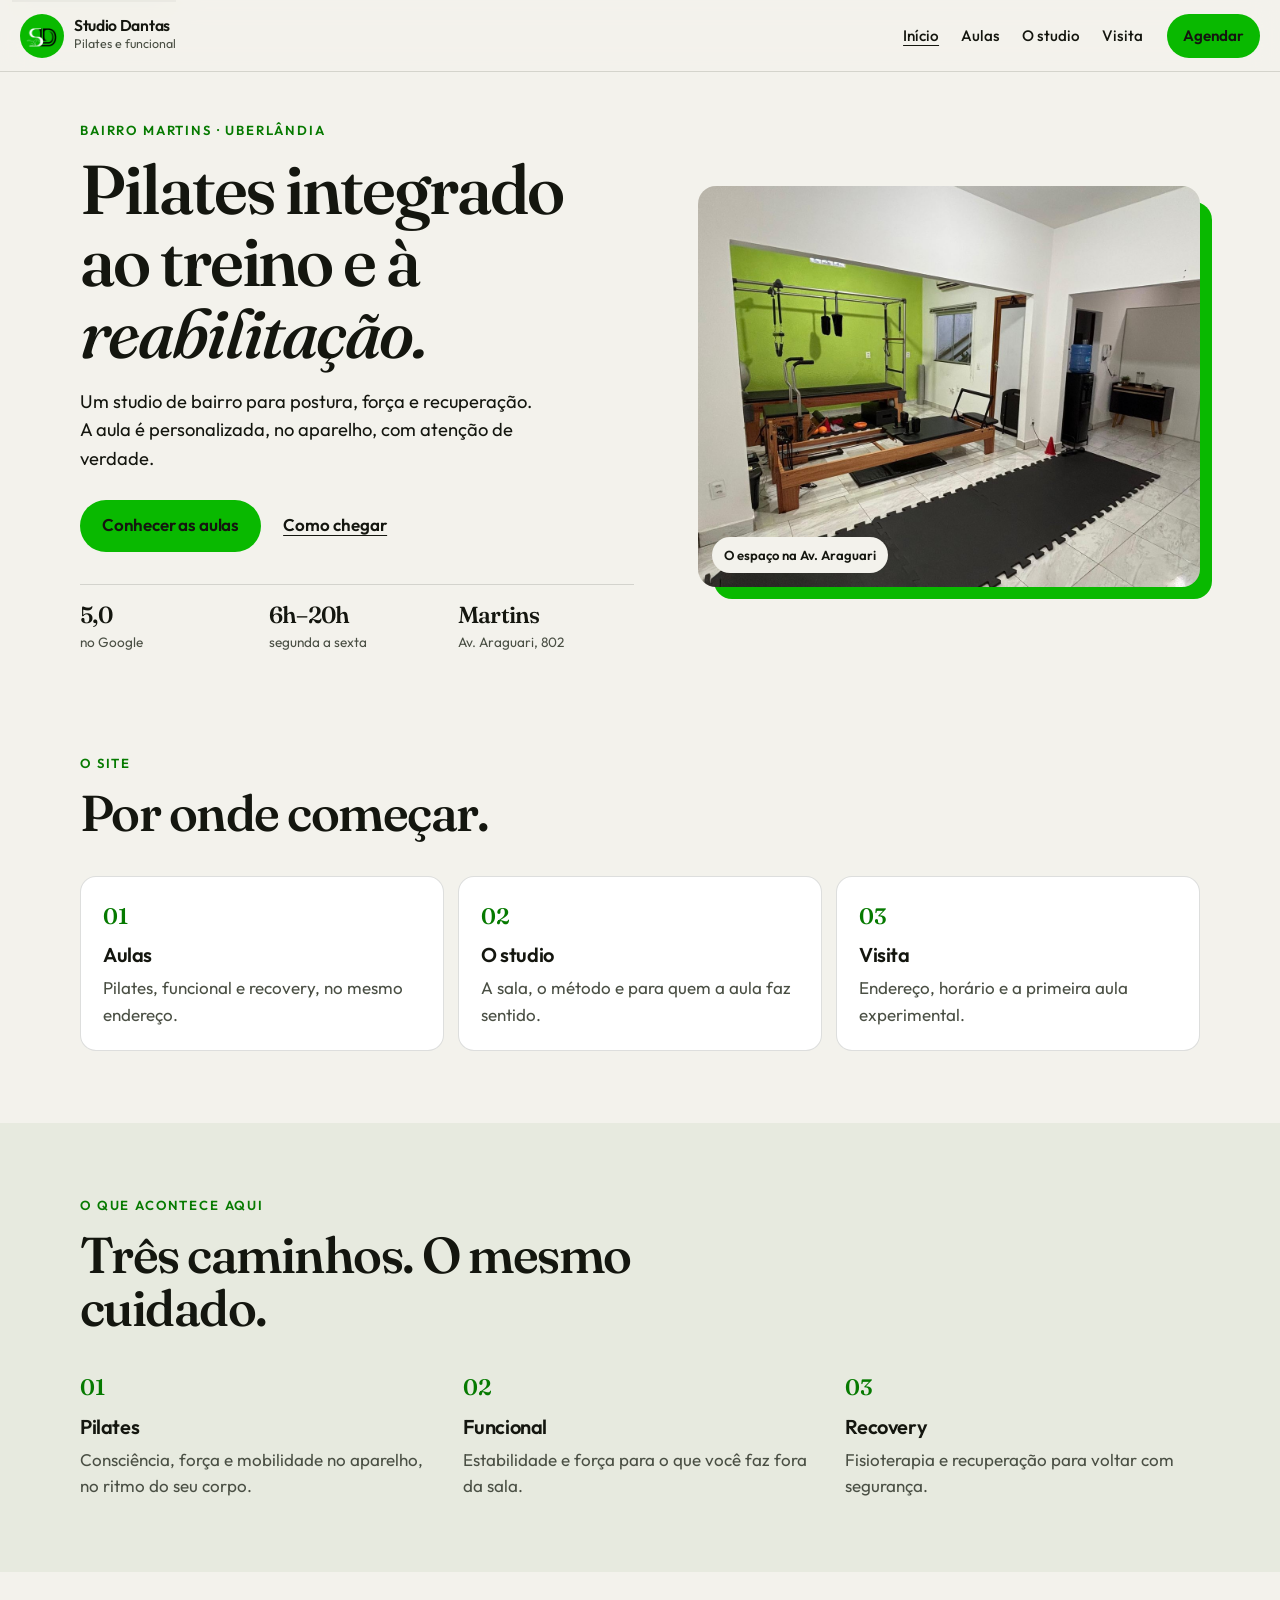
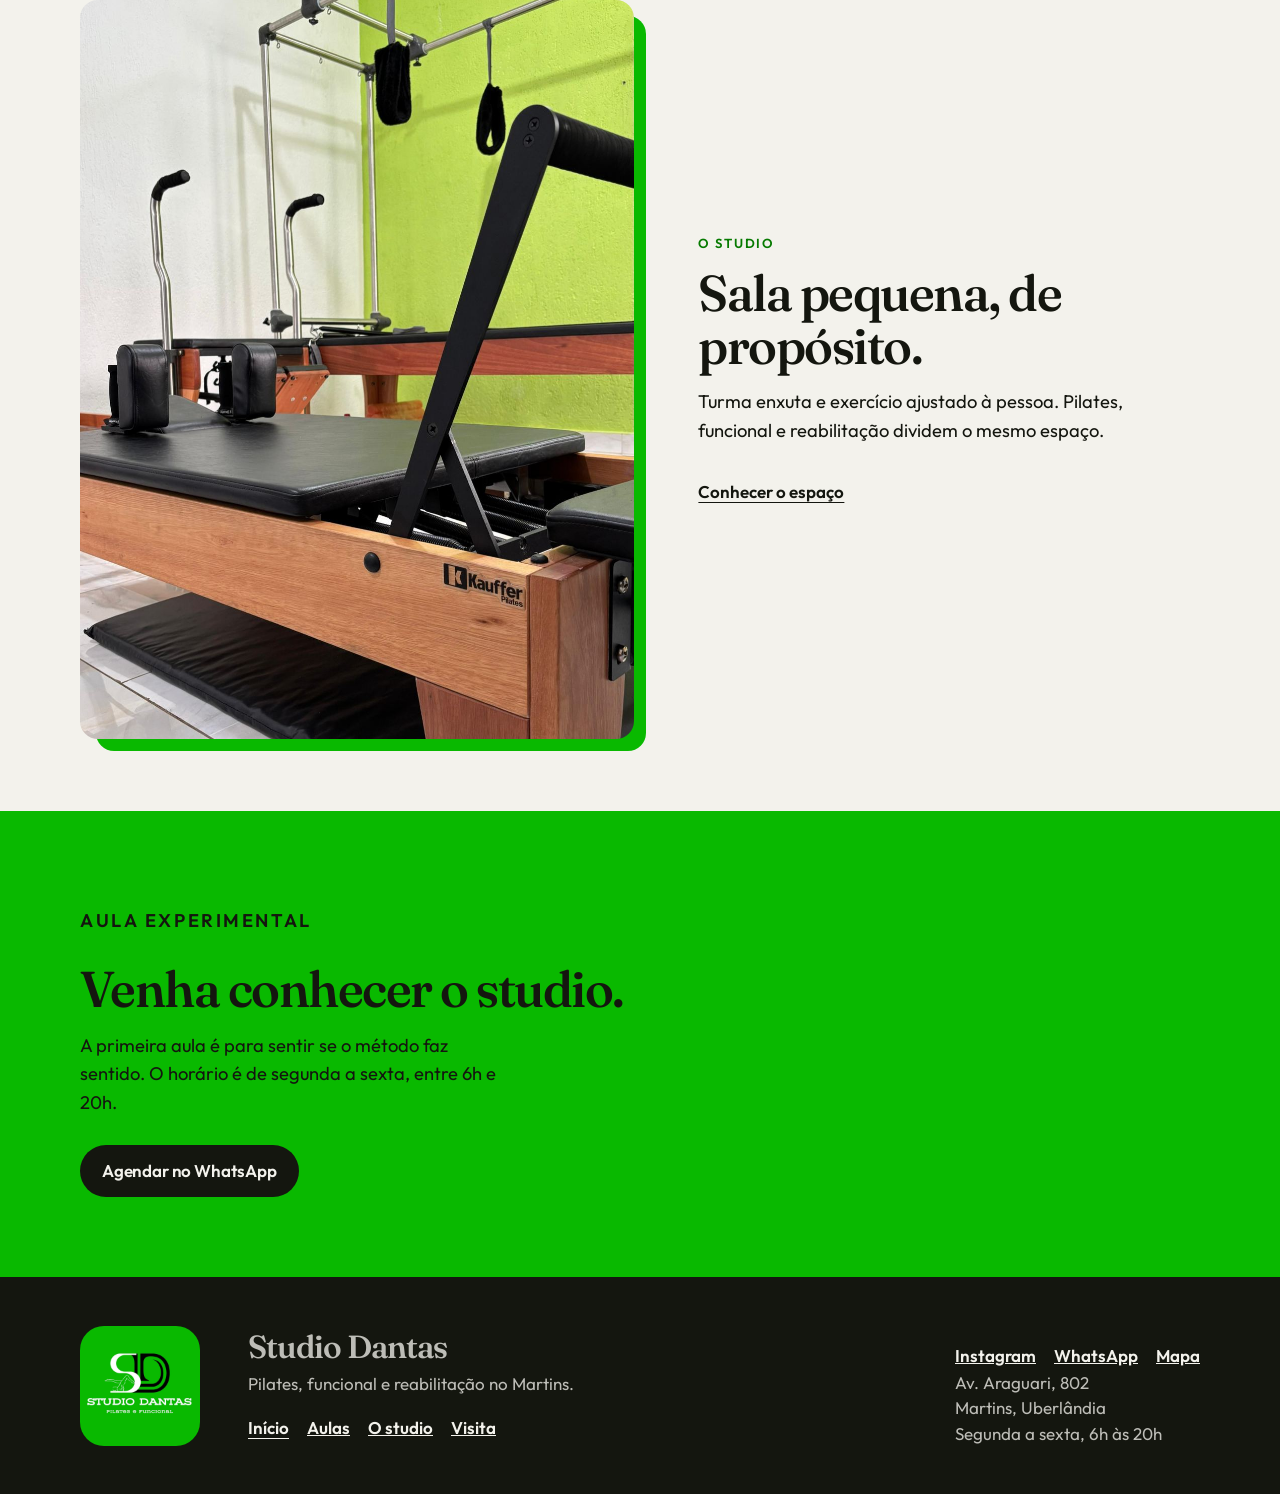
<file: index.html>
<!DOCTYPE html>
<html lang="pt-BR">
  <head>
    <meta charset="utf-8" />
    <meta name="viewport" content="width=device-width, initial-scale=1" />
    <title>Studio Dantas · Pilates, funcional e reabilitação em Uberlândia</title>
    <meta
      name="description"
      content="Site do Studio Dantas, no bairro Martins, em Uberlândia. Pilates, funcional e reabilitação na Av. Araguari, 802."
    />
    <meta name="theme-color" content="#09b900" />
    <link rel="icon" href="assets/mark.png" />
    <link rel="preconnect" href="https://fonts.googleapis.com" />
    <link rel="preconnect" href="https://fonts.gstatic.com" crossorigin />
    <link
      href="https://fonts.googleapis.com/css2?family=Fraunces:ital,opsz,wght@0,9..144,560;1,9..144,520&family=Outfit:wght@400;500;600&display=swap"
      rel="stylesheet"
    />
    <link rel="stylesheet" href="styles.css" />
  </head>
  <body>
    <a class="skip" href="#conteudo">Ir para o conteúdo</a>

    <header class="header">
      <a class="brand" href="index.html">
        <img src="assets/mark.png" alt="" width="44" height="44" />
        <span>
          <strong>Studio Dantas</strong>
          <small>Pilates e funcional</small>
        </span>
      </a>
      <button class="menu-toggle" type="button" aria-expanded="false" aria-controls="menu">Menu</button>
      <nav class="nav" id="menu" aria-label="Páginas">
        <a href="index.html" aria-current="page">Início</a>
        <a href="aulas.html">Aulas</a>
        <a href="studio.html">O studio</a>
        <a href="visita.html">Visita</a>
      </nav>
      <a class="btn btn-small" href="https://wa.me/5534988850385?text=Ol%C3%A1%2C%20quero%20agendar%20uma%20aula%20experimental." target="_blank" rel="noopener noreferrer">Agendar</a>
    </header>

    <main id="conteudo">
      <section class="hero" id="topo">
        <div class="wrap hero-grid">
          <div class="hero-copy">
            <p class="eyebrow">Bairro Martins · Uberlândia</p>
            <h1>Pilates integrado ao treino e à <em>reabilitação.</em></h1>
            <p class="lede">
              Um studio de bairro para postura, força e recuperação. A aula é
              personalizada, no aparelho, com atenção de verdade.
            </p>
            <div class="hero-actions">
              <a class="btn" href="aulas.html">Conhecer as aulas</a>
              <a class="text-link" href="visita.html">Como chegar</a>
            </div>
            <ul class="facts">
              <li><strong>5,0</strong><span>no Google</span></li>
              <li><strong>6h–20h</strong><span>segunda a sexta</span></li>
              <li><strong>Martins</strong><span>Av. Araguari, 802</span></li>
            </ul>
          </div>
          <figure class="frame">
            <img
              src="assets/studio.jpg"
              width="1800"
              height="1012"
              alt="Sala do Studio Dantas, com aparelhos de pilates e a parede verde."
            />
            <figcaption>O espaço na Av. Araguari</figcaption>
          </figure>
        </div>
      </section>

      <section class="directory-section" aria-labelledby="mapa-titulo">
        <div class="wrap">
          <div class="section-intro">
            <p class="eyebrow">O site</p>
            <h2 id="mapa-titulo">Por onde começar.</h2>
          </div>
          <div class="directory">
            <a href="aulas.html">
              <span>01</span>
              <h3>Aulas</h3>
              <p>Pilates, funcional e recovery, no mesmo endereço.</p>
            </a>
            <a href="studio.html">
              <span>02</span>
              <h3>O studio</h3>
              <p>A sala, o método e para quem a aula faz sentido.</p>
            </a>
            <a href="visita.html">
              <span>03</span>
              <h3>Visita</h3>
              <p>Endereço, horário e a primeira aula experimental.</p>
            </a>
          </div>
        </div>
      </section>

      <section class="aulas" aria-labelledby="aulas-titulo">
        <div class="wrap">
          <div class="section-intro">
            <p class="eyebrow">O que acontece aqui</p>
            <h2 id="aulas-titulo">Três caminhos. O mesmo cuidado.</h2>
          </div>
          <div class="services">
            <a class="service-link" href="aulas.html#pilates">
              <span>01</span>
              <h3>Pilates</h3>
              <p>Consciência, força e mobilidade no aparelho, no ritmo do seu corpo.</p>
            </a>
            <a class="service-link" href="aulas.html#funcional">
              <span>02</span>
              <h3>Funcional</h3>
              <p>Estabilidade e força para o que você faz fora da sala.</p>
            </a>
            <a class="service-link" href="aulas.html#recovery">
              <span>03</span>
              <h3>Recovery</h3>
              <p>Fisioterapia e recuperação para voltar com segurança.</p>
            </a>
          </div>
        </div>
      </section>

      <section class="estudio">
        <div class="wrap estudio-grid">
          <figure class="frame frame-portrait">
            <img
              src="assets/aparelho.jpg"
              width="1100"
              height="1487"
              alt="Reformer e cadillac de madeira do Studio Dantas, com a parede verde ao fundo."
            />
          </figure>
          <div>
            <p class="eyebrow">O studio</p>
            <h2>Sala pequena, de propósito.</h2>
            <p class="lede">
              Turma enxuta e exercício ajustado à pessoa. Pilates, funcional e
              reabilitação dividem o mesmo espaço.
            </p>
            <a class="text-link" href="studio.html">Conhecer o espaço</a>
          </div>
        </div>
      </section>

      <section class="finale" aria-labelledby="agendar-titulo">
        <div class="wrap finale-inner">
          <p class="eyebrow">Aula experimental</p>
          <h2 id="agendar-titulo">Venha conhecer o studio.</h2>
          <p>
            A primeira aula é para sentir se o método faz sentido. O horário é
            de segunda a sexta, entre 6h e 20h.
          </p>
          <a class="btn btn-ink" href="https://wa.me/5534988850385?text=Ol%C3%A1%2C%20quero%20agendar%20uma%20aula%20experimental." target="_blank" rel="noopener noreferrer">
            Agendar no WhatsApp
          </a>
        </div>
      </section>
    </main>

    <footer class="footer">
      <div class="wrap footer-grid">
        <img src="assets/logo.png" alt="Studio Dantas, pilates e funcional" width="148" height="148" />
        <div>
          <p class="footer-name">Studio Dantas</p>
          <p>Pilates, funcional e reabilitação no Martins.</p>
          <ul class="footer-links">
            <li><a href="index.html" aria-current="page">Início</a></li>
            <li><a href="aulas.html">Aulas</a></li>
            <li><a href="studio.html">O studio</a></li>
            <li><a href="visita.html">Visita</a></li>
          </ul>
        </div>
        <div>
          <ul class="footer-links">
            <li><a href="https://www.instagram.com/dantas_studioo/" target="_blank" rel="noopener noreferrer">Instagram</a></li>
            <li><a href="https://wa.me/5534988850385" target="_blank" rel="noopener noreferrer">WhatsApp</a></li>
            <li><a href="https://maps.app.goo.gl/SxbJnNwdB4iE2JJw9" target="_blank" rel="noopener noreferrer">Mapa</a></li>
          </ul>
          <p class="footer-address">
            Av. Araguari, 802<br />
            Martins, Uberlândia<br />
            Segunda a sexta, 6h às 20h
          </p>
        </div>
      </div>
    </footer>
    <script src="site.js"></script>
  </body>
</html>
</file>
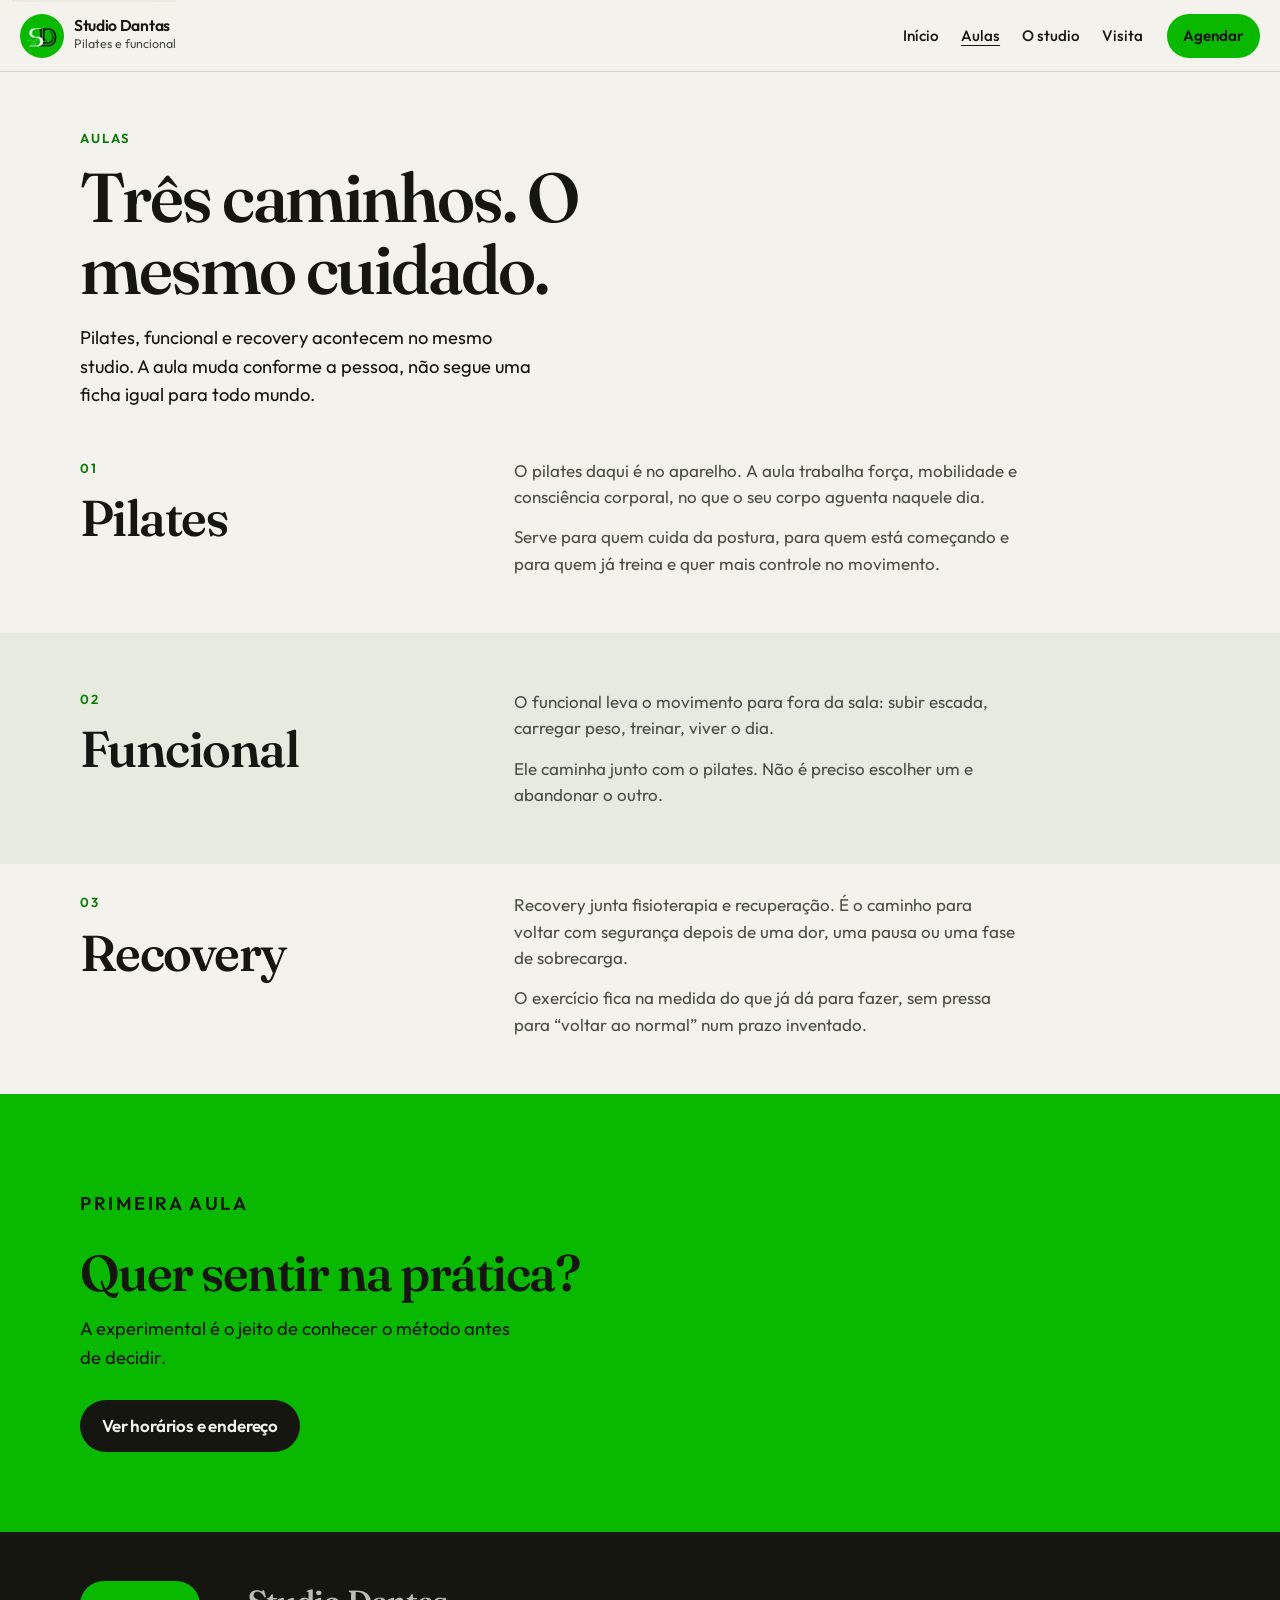
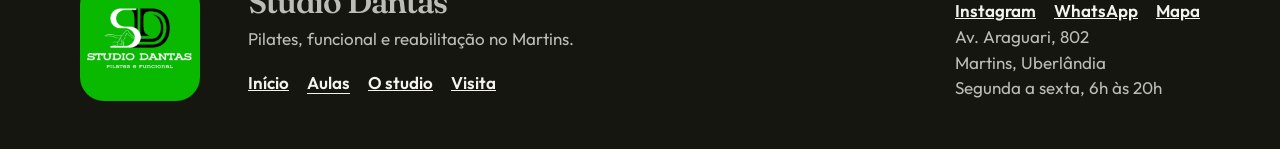
<file: aulas.html>
<!DOCTYPE html>
<html lang="pt-BR">
  <head>
    <meta charset="utf-8" />
    <meta name="viewport" content="width=device-width, initial-scale=1" />
    <title>Aulas · Studio Dantas</title>
    <meta
      name="description"
      content="Pilates, treinamento funcional e recovery no Studio Dantas, no bairro Martins, em Uberlândia."
    />
    <meta name="theme-color" content="#09b900" />
    <link rel="icon" href="assets/mark.png" />
    <link rel="preconnect" href="https://fonts.googleapis.com" />
    <link rel="preconnect" href="https://fonts.gstatic.com" crossorigin />
    <link
      href="https://fonts.googleapis.com/css2?family=Fraunces:ital,opsz,wght@0,9..144,560;1,9..144,520&family=Outfit:wght@400;500;600&display=swap"
      rel="stylesheet"
    />
    <link rel="stylesheet" href="styles.css" />
  </head>
  <body>
    <a class="skip" href="#conteudo">Ir para o conteúdo</a>
    <header class="header">
      <a class="brand" href="index.html">
        <img src="assets/mark.png" alt="" width="44" height="44" />
        <span>
          <strong>Studio Dantas</strong>
          <small>Pilates e funcional</small>
        </span>
      </a>
      <button class="menu-toggle" type="button" aria-expanded="false" aria-controls="menu">Menu</button>
      <nav class="nav" id="menu" aria-label="Páginas">
        <a href="index.html">Início</a>
        <a href="aulas.html" aria-current="page">Aulas</a>
        <a href="studio.html">O studio</a>
        <a href="visita.html">Visita</a>
      </nav>
      <a class="btn btn-small" href="https://wa.me/5534988850385?text=Ol%C3%A1%2C%20quero%20agendar%20uma%20aula%20experimental." target="_blank" rel="noopener noreferrer">Agendar</a>
    </header>

    <main id="conteudo">
      <section class="page-hero">
        <div class="wrap">
          <p class="eyebrow">Aulas</p>
          <h1>Três caminhos. O mesmo cuidado.</h1>
          <p class="lede">
            Pilates, funcional e recovery acontecem no mesmo studio. A aula
            muda conforme a pessoa, não segue uma ficha igual para todo mundo.
          </p>
        </div>
      </section>

      <section class="detail" id="pilates">
        <div class="wrap detail-grid">
          <div>
            <p class="eyebrow">01</p>
            <h2>Pilates</h2>
          </div>
          <div class="prose">
            <p>
              O pilates daqui é no aparelho. A aula trabalha força, mobilidade
              e consciência corporal, no que o seu corpo aguenta naquele dia.
            </p>
            <p>
              Serve para quem cuida da postura, para quem está começando e
              para quem já treina e quer mais controle no movimento.
            </p>
          </div>
        </div>
      </section>

      <section class="detail detail-alt" id="funcional">
        <div class="wrap detail-grid">
          <div>
            <p class="eyebrow">02</p>
            <h2>Funcional</h2>
          </div>
          <div class="prose">
            <p>
              O funcional leva o movimento para fora da sala: subir escada,
              carregar peso, treinar, viver o dia.
            </p>
            <p>
              Ele caminha junto com o pilates. Não é preciso escolher um e
              abandonar o outro.
            </p>
          </div>
        </div>
      </section>

      <section class="detail" id="recovery">
        <div class="wrap detail-grid">
          <div>
            <p class="eyebrow">03</p>
            <h2>Recovery</h2>
          </div>
          <div class="prose">
            <p>
              Recovery junta fisioterapia e recuperação. É o caminho para
              voltar com segurança depois de uma dor, uma pausa ou uma fase de
              sobrecarga.
            </p>
            <p>
              O exercício fica na medida do que já dá para fazer, sem pressa
              para “voltar ao normal” num prazo inventado.
            </p>
          </div>
        </div>
      </section>

      <section class="finale">
        <div class="wrap finale-inner">
          <p class="eyebrow">Primeira aula</p>
          <h2>Quer sentir na prática?</h2>
          <p>A experimental é o jeito de conhecer o método antes de decidir.</p>
          <a class="btn btn-ink" href="visita.html">Ver horários e endereço</a>
        </div>
      </section>
    </main>

    <footer class="footer">
      <div class="wrap footer-grid">
        <img src="assets/logo.png" alt="Studio Dantas, pilates e funcional" width="148" height="148" />
        <div>
          <p class="footer-name">Studio Dantas</p>
          <p>Pilates, funcional e reabilitação no Martins.</p>
          <ul class="footer-links">
            <li><a href="index.html">Início</a></li>
            <li><a href="aulas.html" aria-current="page">Aulas</a></li>
            <li><a href="studio.html">O studio</a></li>
            <li><a href="visita.html">Visita</a></li>
          </ul>
        </div>
        <div>
          <ul class="footer-links">
            <li><a href="https://www.instagram.com/dantas_studioo/" target="_blank" rel="noopener noreferrer">Instagram</a></li>
            <li><a href="https://wa.me/5534988850385" target="_blank" rel="noopener noreferrer">WhatsApp</a></li>
            <li><a href="https://maps.app.goo.gl/SxbJnNwdB4iE2JJw9" target="_blank" rel="noopener noreferrer">Mapa</a></li>
          </ul>
          <p class="footer-address">
            Av. Araguari, 802<br />
            Martins, Uberlândia<br />
            Segunda a sexta, 6h às 20h
          </p>
        </div>
      </div>
    </footer>
    <script src="site.js"></script>
  </body>
</html>
</file>
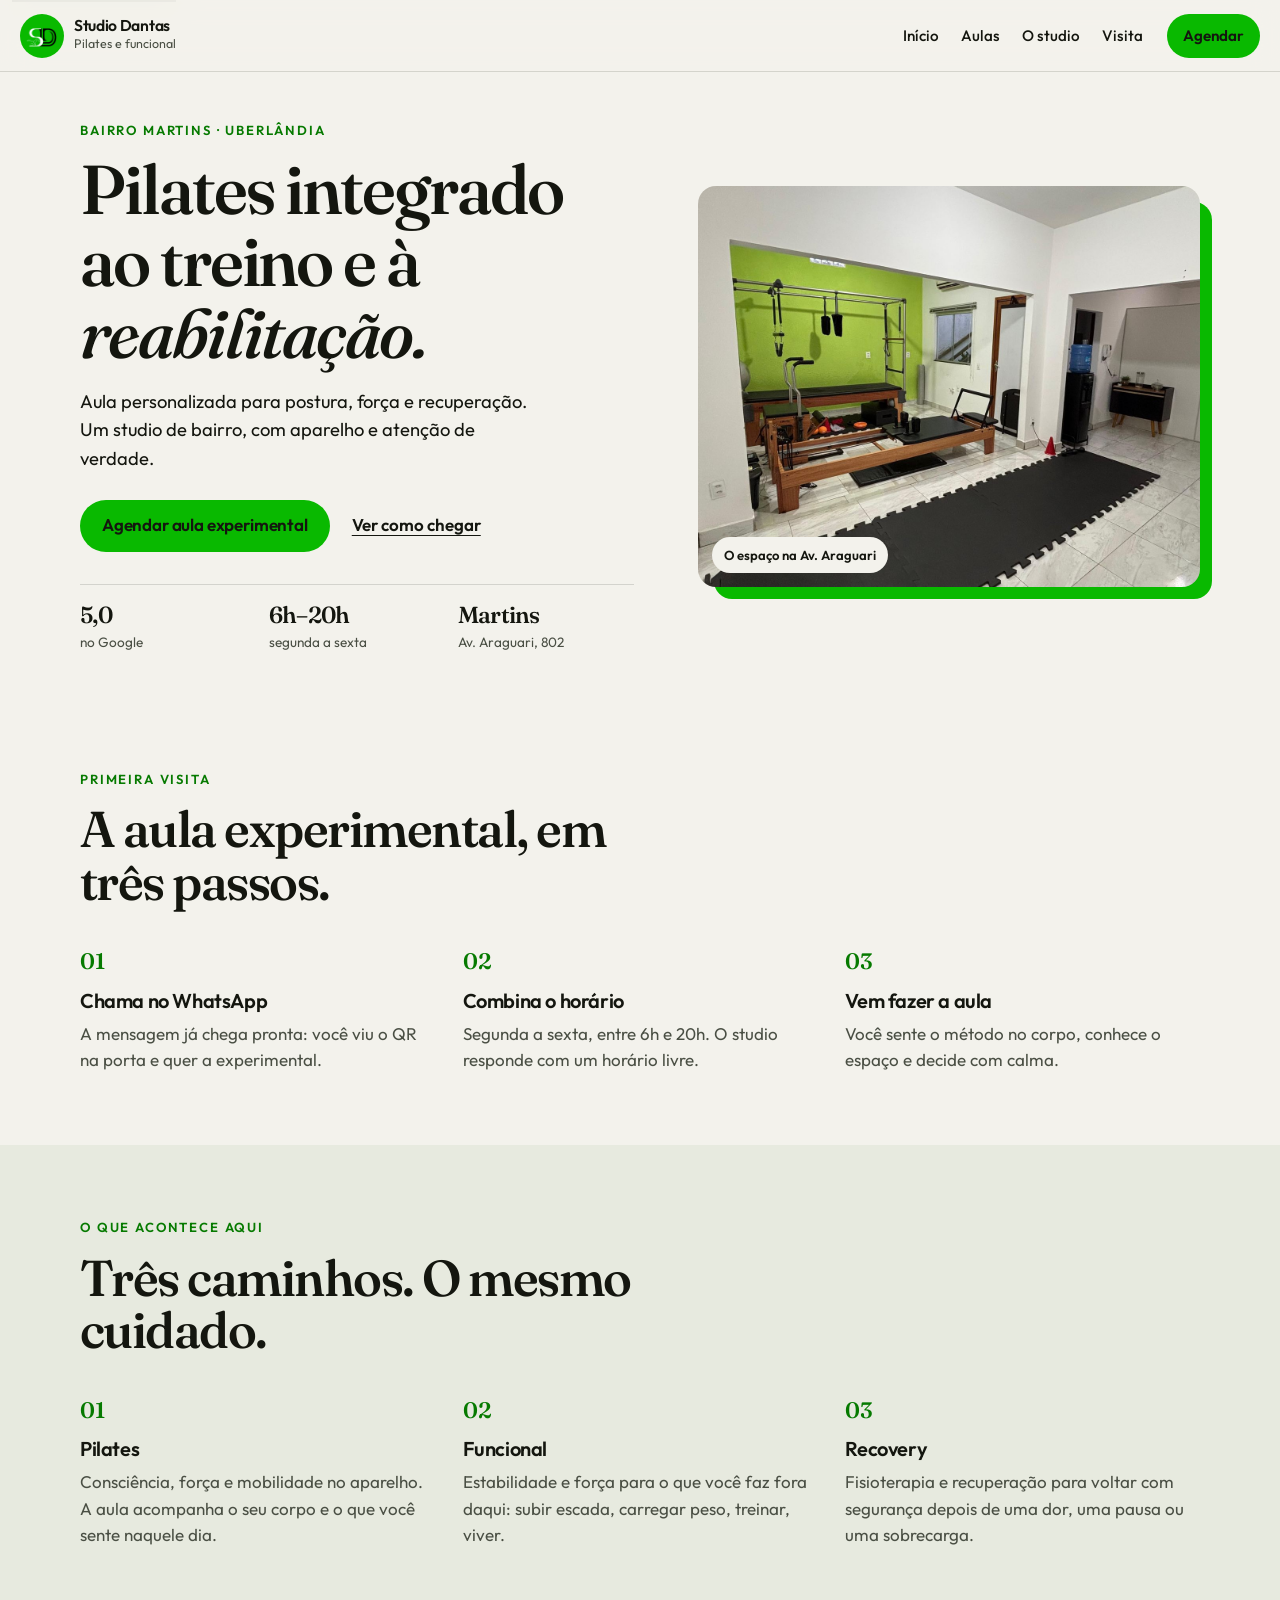
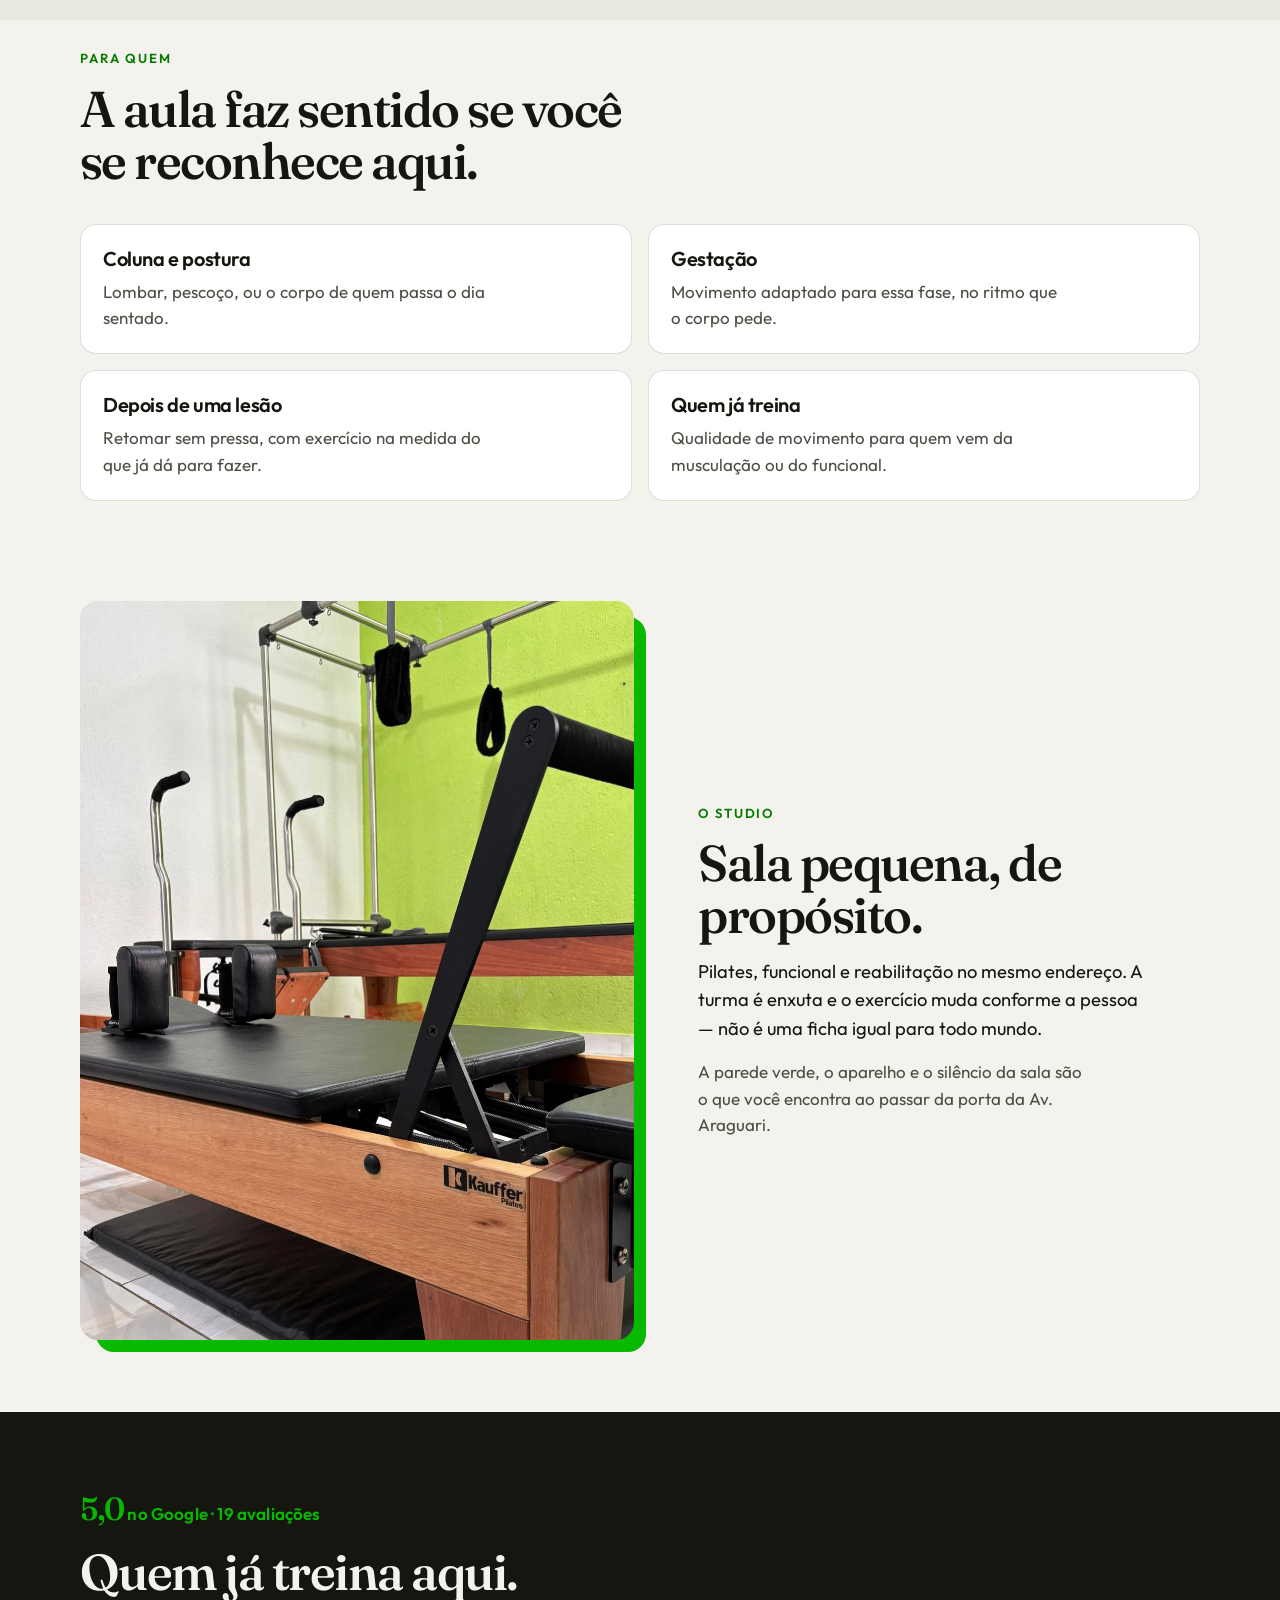
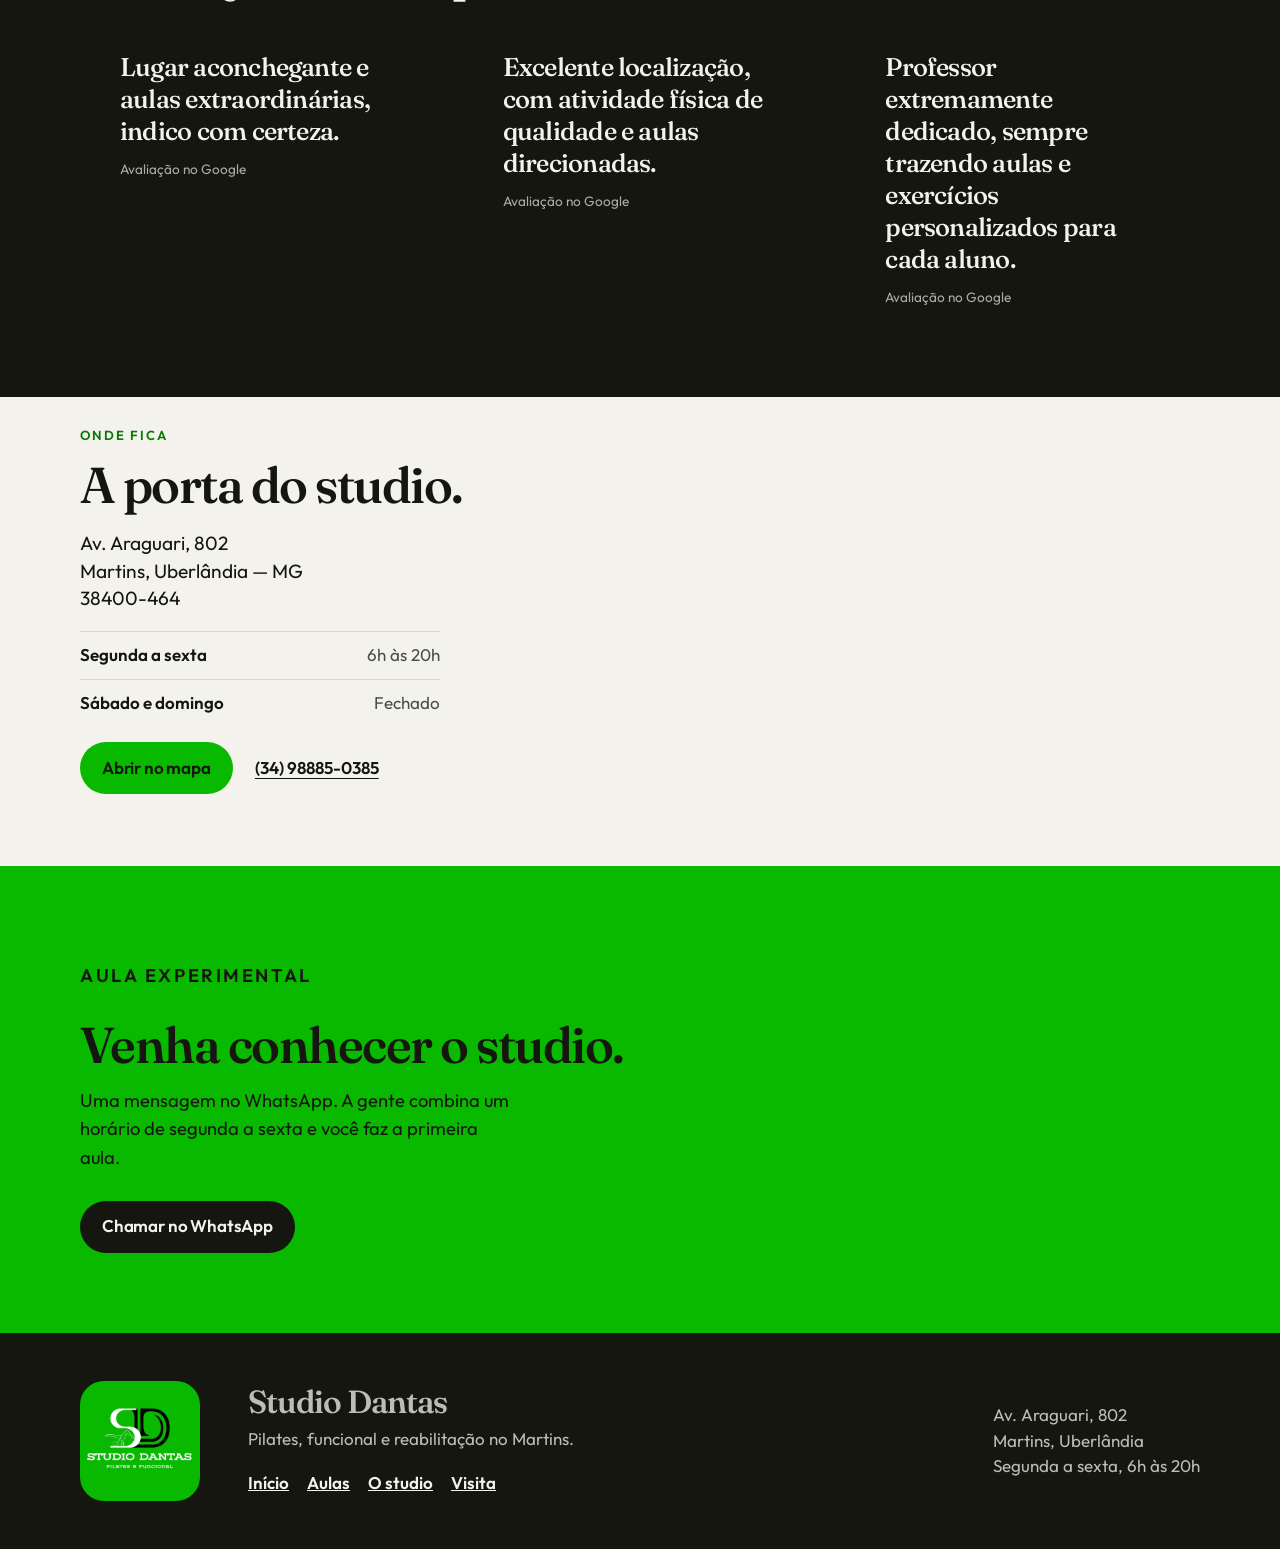
<file: porta.html>
<!DOCTYPE html>
<html lang="pt-BR">
  <head>
    <meta charset="utf-8" />
    <meta name="viewport" content="width=device-width, initial-scale=1" />
    <title>Studio Dantas · Pilates, funcional e reabilitação em Uberlândia</title>
    <meta
      name="description"
      content="Studio de pilates no bairro Martins, em Uberlândia. Aula experimental de pilates, funcional e reabilitação. Av. Araguari, 802. Agende pelo WhatsApp."
    />
    <meta name="theme-color" content="#09b900" />
    <link rel="icon" href="assets/mark.png" />
    <link rel="preconnect" href="https://fonts.googleapis.com" />
    <link rel="preconnect" href="https://fonts.gstatic.com" crossorigin />
    <link
      href="https://fonts.googleapis.com/css2?family=Fraunces:ital,opsz,wght@0,9..144,560;1,9..144,520&family=Outfit:wght@400;500;600&display=swap"
      rel="stylesheet"
    />
    <link rel="stylesheet" href="styles.css" />
  </head>
  <body>
    <a class="skip" href="#conteudo">Ir para o conteúdo</a>

    <header class="header">
      <a class="brand" href="index.html">
        <img src="assets/mark.png" alt="" width="44" height="44" />
        <span>
          <strong>Studio Dantas</strong>
          <small>Pilates e funcional</small>
        </span>
      </a>
      <button class="menu-toggle" type="button" aria-expanded="false" aria-controls="menu">Menu</button>
      <nav class="nav" id="menu" aria-label="Páginas">
        <a href="index.html">Início</a>
        <a href="aulas.html">Aulas</a>
        <a href="studio.html">O studio</a>
        <a href="visita.html">Visita</a>
      </nav>
      <a class="btn btn-small" href="https://wa.me/5534988850385?text=Ol%C3%A1%2C%20vi%20o%20QR%20na%20porta%20e%20quero%20agendar%20uma%20aula%20experimental." target="_blank" rel="noopener noreferrer">Agendar</a>
    </header>

    <main id="conteudo">
      <section class="hero" id="topo">
        <div class="wrap hero-grid">
          <div class="hero-copy">
            <p class="eyebrow">Bairro Martins · Uberlândia</p>
            <h1>Pilates integrado ao treino e à <em>reabilitação.</em></h1>
            <p class="lede">
              Aula personalizada para postura, força e recuperação. Um studio de
              bairro, com aparelho e atenção de verdade.
            </p>
            <div class="hero-actions">
              <a class="btn" id="hero-cta" href="https://wa.me/5534988850385?text=Ol%C3%A1%2C%20vi%20o%20QR%20na%20porta%20e%20quero%20agendar%20uma%20aula%20experimental." target="_blank" rel="noopener noreferrer">
                Agendar aula experimental
              </a>
              <a class="text-link" href="visita.html">Ver como chegar</a>
            </div>
            <ul class="facts">
              <li><strong>5,0</strong><span>no Google</span></li>
              <li><strong>6h–20h</strong><span>segunda a sexta</span></li>
              <li><strong>Martins</strong><span>Av. Araguari, 802</span></li>
            </ul>
          </div>

          <figure class="frame">
            <img
              src="assets/studio.jpg"
              width="1800"
              height="1012"
              alt="Sala do Studio Dantas, com aparelhos de pilates e a parede verde."
            />
            <figcaption>O espaço na Av. Araguari</figcaption>
          </figure>
        </div>
      </section>

      <section class="steps-section" aria-labelledby="passos-titulo">
        <div class="wrap">
          <div class="section-intro">
            <p class="eyebrow">Primeira visita</p>
            <h2 id="passos-titulo">A aula experimental, em três passos.</h2>
          </div>
          <ol class="steps">
            <li>
              <span>01</span>
              <h3>Chama no WhatsApp</h3>
              <p>A mensagem já chega pronta: você viu o QR na porta e quer a experimental.</p>
            </li>
            <li>
              <span>02</span>
              <h3>Combina o horário</h3>
              <p>Segunda a sexta, entre 6h e 20h. O studio responde com um horário livre.</p>
            </li>
            <li>
              <span>03</span>
              <h3>Vem fazer a aula</h3>
              <p>Você sente o método no corpo, conhece o espaço e decide com calma.</p>
            </li>
          </ol>
        </div>
      </section>

      <section class="aulas" id="aulas" aria-labelledby="aulas-titulo">
        <div class="wrap">
          <div class="section-intro">
            <p class="eyebrow">O que acontece aqui</p>
            <h2 id="aulas-titulo">Três caminhos. O mesmo cuidado.</h2>
          </div>
          <div class="services">
            <article>
              <span>01</span>
              <h3>Pilates</h3>
              <p>
                Consciência, força e mobilidade no aparelho. A aula acompanha o
                seu corpo e o que você sente naquele dia.
              </p>
            </article>
            <article>
              <span>02</span>
              <h3>Funcional</h3>
              <p>
                Estabilidade e força para o que você faz fora daqui: subir
                escada, carregar peso, treinar, viver.
              </p>
            </article>
            <article>
              <span>03</span>
              <h3>Recovery</h3>
              <p>
                Fisioterapia e recuperação para voltar com segurança depois de
                uma dor, uma pausa ou uma sobrecarga.
              </p>
            </article>
          </div>
        </div>
      </section>

      <section class="quem" aria-labelledby="quem-titulo">
        <div class="wrap">
          <div class="section-intro">
            <p class="eyebrow">Para quem</p>
            <h2 id="quem-titulo">A aula faz sentido se você se reconhece aqui.</h2>
          </div>
          <ul class="audiences">
            <li>
              <h3>Coluna e postura</h3>
              <p>Lombar, pescoço, ou o corpo de quem passa o dia sentado.</p>
            </li>
            <li>
              <h3>Gestação</h3>
              <p>Movimento adaptado para essa fase, no ritmo que o corpo pede.</p>
            </li>
            <li>
              <h3>Depois de uma lesão</h3>
              <p>Retomar sem pressa, com exercício na medida do que já dá para fazer.</p>
            </li>
            <li>
              <h3>Quem já treina</h3>
              <p>Qualidade de movimento para quem vem da musculação ou do funcional.</p>
            </li>
          </ul>
        </div>
      </section>

      <section class="estudio" id="estudio" aria-labelledby="estudio-titulo">
        <div class="wrap estudio-grid">
          <figure class="frame frame-portrait">
            <img
              src="assets/aparelho.jpg"
              width="1100"
              height="1487"
              alt="Reformer e cadillac de madeira do Studio Dantas, com a parede verde ao fundo."
            />
          </figure>
          <div>
            <p class="eyebrow">O studio</p>
            <h2 id="estudio-titulo">Sala pequena, de propósito.</h2>
            <p class="lede">
              Pilates, funcional e reabilitação no mesmo endereço. A turma é
              enxuta e o exercício muda conforme a pessoa — não é uma ficha
              igual para todo mundo.
            </p>
            <p>
              A parede verde, o aparelho e o silêncio da sala são o que você
              encontra ao passar da porta da Av. Araguari.
            </p>
          </div>
        </div>
      </section>

      <section class="reviews" aria-labelledby="reviews-titulo">
        <div class="wrap">
          <div class="section-intro">
            <p class="score"><strong>5,0</strong> no Google · 19 avaliações</p>
            <h2 id="reviews-titulo">Quem já treina aqui.</h2>
          </div>
          <div class="quotes">
            <figure>
              <blockquote>
                Lugar aconchegante e aulas extraordinárias, indico com certeza.
              </blockquote>
              <figcaption>Avaliação no Google</figcaption>
            </figure>
            <figure>
              <blockquote>
                Excelente localização, com atividade física de qualidade e aulas direcionadas.
              </blockquote>
              <figcaption>Avaliação no Google</figcaption>
            </figure>
            <figure>
              <blockquote>
                Professor extremamente dedicado, sempre trazendo aulas e exercícios personalizados para cada aluno.
              </blockquote>
              <figcaption>Avaliação no Google</figcaption>
            </figure>
          </div>
        </div>
      </section>

      <section class="visita" id="visita" aria-labelledby="visita-titulo">
        <div class="wrap visita-grid">
          <div>
            <p class="eyebrow">Onde fica</p>
            <h2 id="visita-titulo">A porta do studio.</h2>
            <address>
              Av. Araguari, 802<br />
              Martins, Uberlândia — MG<br />
              38400-464
            </address>
            <dl class="hours">
              <div>
                <dt>Segunda a sexta</dt>
                <dd>6h às 20h</dd>
              </div>
              <div>
                <dt>Sábado e domingo</dt>
                <dd>Fechado</dd>
              </div>
            </dl>
            <div class="hero-actions">
              <a class="btn" href="https://maps.app.goo.gl/SxbJnNwdB4iE2JJw9" target="_blank" rel="noopener noreferrer">
                Abrir no mapa
              </a>
              <a class="text-link" href="tel:+5534988850385">(34) 98885-0385</a>
            </div>
          </div>
        </div>
      </section>

      <section class="finale" id="agendar" aria-labelledby="agendar-titulo">
        <div class="wrap finale-inner">
          <p class="eyebrow">Aula experimental</p>
          <h2 id="agendar-titulo">Venha conhecer o studio.</h2>
          <p>
            Uma mensagem no WhatsApp. A gente combina um horário de segunda a
            sexta e você faz a primeira aula.
          </p>
          <a class="btn btn-ink" href="https://wa.me/5534988850385?text=Ol%C3%A1%2C%20vi%20o%20QR%20na%20porta%20e%20quero%20agendar%20uma%20aula%20experimental." target="_blank" rel="noopener noreferrer">
            Chamar no WhatsApp
          </a>
        </div>
      </section>
    </main>

    <footer class="footer">
      <div class="wrap footer-grid">
        <img src="assets/logo.png" alt="Studio Dantas, pilates e funcional" width="148" height="148" />
        <div>
          <p class="footer-name">Studio Dantas</p>
          <p>Pilates, funcional e reabilitação no Martins.</p>
          <ul class="footer-links">
            <li><a href="index.html">Início</a></li>
            <li><a href="aulas.html">Aulas</a></li>
            <li><a href="studio.html">O studio</a></li>
            <li><a href="visita.html">Visita</a></li>
          </ul>
        </div>
        <p class="footer-address">
          Av. Araguari, 802<br />
          Martins, Uberlândia<br />
          Segunda a sexta, 6h às 20h
        </p>
      </div>
    </footer>
    <script src="site.js"></script>
  </body>
</html>
</file>
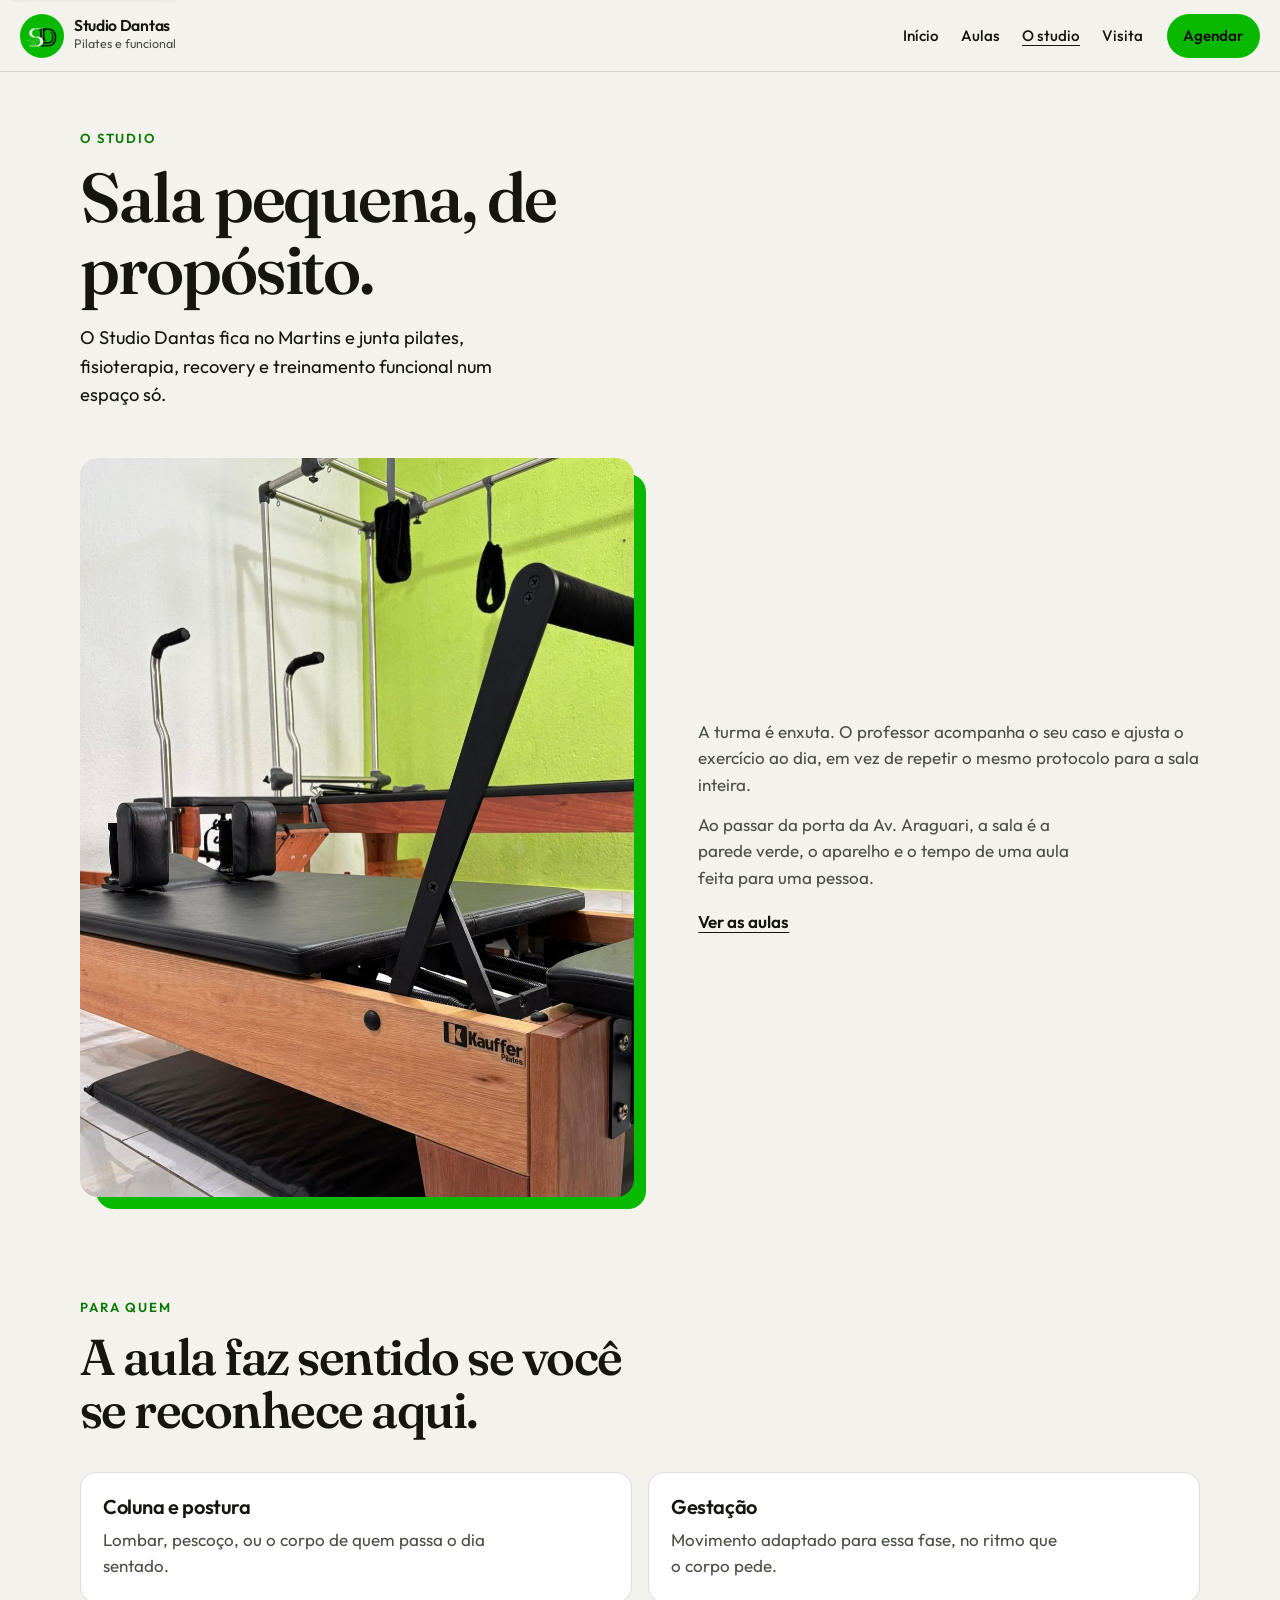
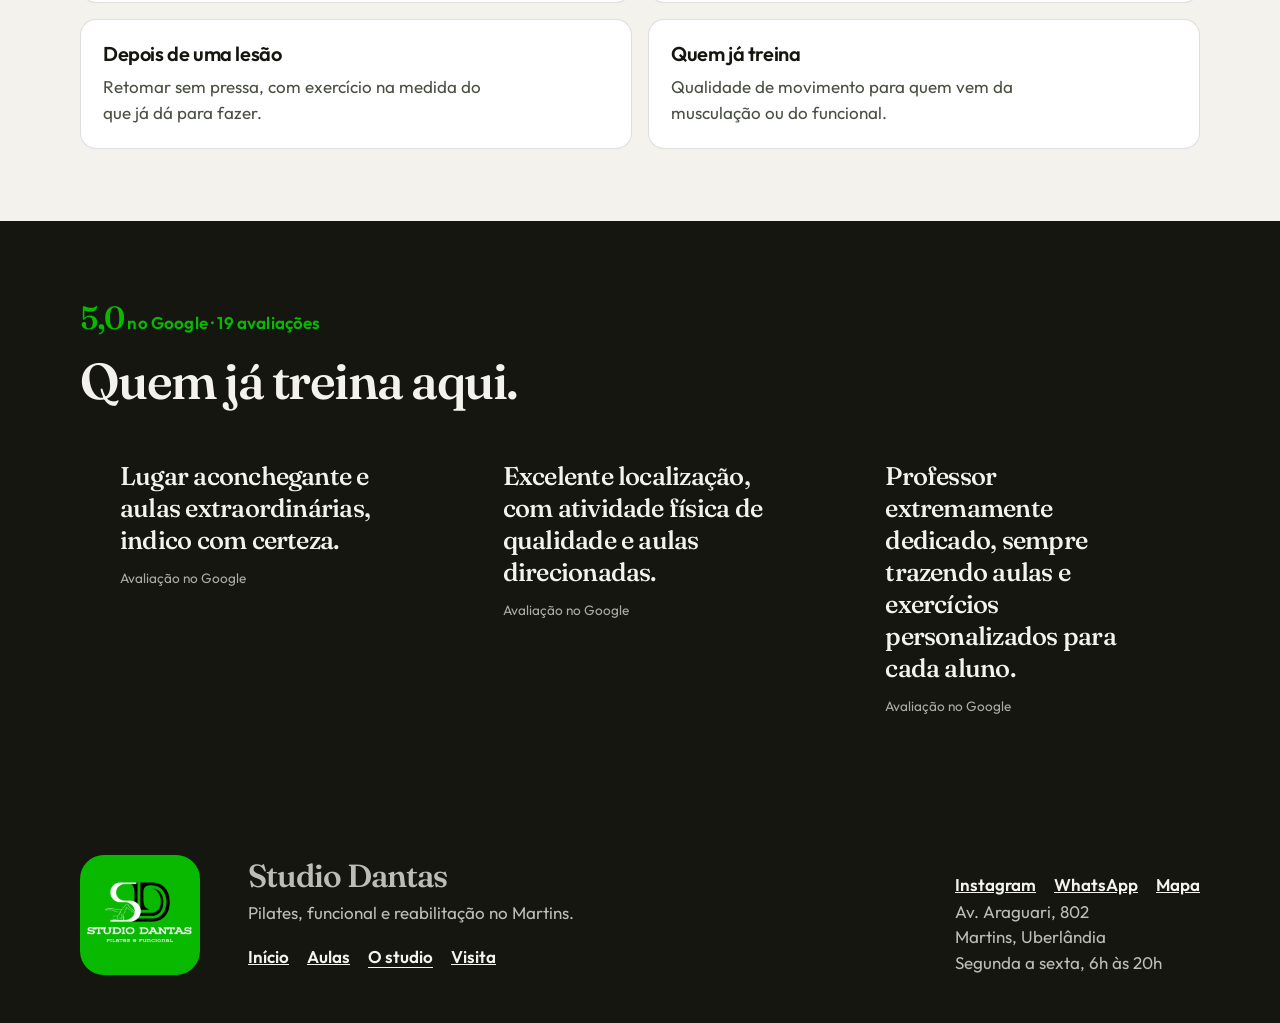
<file: studio.html>
<!DOCTYPE html>
<html lang="pt-BR">
  <head>
    <meta charset="utf-8" />
    <meta name="viewport" content="width=device-width, initial-scale=1" />
    <title>O studio · Studio Dantas</title>
    <meta
      name="description"
      content="Conheça o Studio Dantas: pilates, funcional e reabilitação no bairro Martins, em Uberlândia."
    />
    <meta name="theme-color" content="#09b900" />
    <link rel="icon" href="assets/mark.png" />
    <link rel="preconnect" href="https://fonts.googleapis.com" />
    <link rel="preconnect" href="https://fonts.gstatic.com" crossorigin />
    <link
      href="https://fonts.googleapis.com/css2?family=Fraunces:ital,opsz,wght@0,9..144,560;1,9..144,520&family=Outfit:wght@400;500;600&display=swap"
      rel="stylesheet"
    />
    <link rel="stylesheet" href="styles.css" />
  </head>
  <body>
    <a class="skip" href="#conteudo">Ir para o conteúdo</a>
    <header class="header">
      <a class="brand" href="index.html">
        <img src="assets/mark.png" alt="" width="44" height="44" />
        <span>
          <strong>Studio Dantas</strong>
          <small>Pilates e funcional</small>
        </span>
      </a>
      <button class="menu-toggle" type="button" aria-expanded="false" aria-controls="menu">Menu</button>
      <nav class="nav" id="menu" aria-label="Páginas">
        <a href="index.html">Início</a>
        <a href="aulas.html">Aulas</a>
        <a href="studio.html" aria-current="page">O studio</a>
        <a href="visita.html">Visita</a>
      </nav>
      <a class="btn btn-small" href="https://wa.me/5534988850385?text=Ol%C3%A1%2C%20quero%20agendar%20uma%20aula%20experimental." target="_blank" rel="noopener noreferrer">Agendar</a>
    </header>

    <main id="conteudo">
      <section class="page-hero">
        <div class="wrap">
          <p class="eyebrow">O studio</p>
          <h1>Sala pequena, de propósito.</h1>
          <p class="lede">
            O Studio Dantas fica no Martins e junta pilates, fisioterapia,
            recovery e treinamento funcional num espaço só.
          </p>
        </div>
      </section>

      <section class="estudio">
        <div class="wrap estudio-grid">
          <figure class="frame frame-portrait">
            <img
              src="assets/aparelho.jpg"
              width="1100"
              height="1487"
              alt="Reformer e cadillac de madeira do Studio Dantas, com a parede verde ao fundo."
            />
          </figure>
          <div class="prose">
            <p>
              A turma é enxuta. O professor acompanha o seu caso e ajusta o
              exercício ao dia, em vez de repetir o mesmo protocolo para a
              sala inteira.
            </p>
            <p>
              Ao passar da porta da Av. Araguari, a sala é a parede verde, o
              aparelho e o tempo de uma aula feita para uma pessoa.
            </p>
            <a class="text-link" href="aulas.html">Ver as aulas</a>
          </div>
        </div>
      </section>

      <section class="quem" aria-labelledby="quem-titulo">
        <div class="wrap">
          <div class="section-intro">
            <p class="eyebrow">Para quem</p>
            <h2 id="quem-titulo">A aula faz sentido se você se reconhece aqui.</h2>
          </div>
          <ul class="audiences">
            <li>
              <h3>Coluna e postura</h3>
              <p>Lombar, pescoço, ou o corpo de quem passa o dia sentado.</p>
            </li>
            <li>
              <h3>Gestação</h3>
              <p>Movimento adaptado para essa fase, no ritmo que o corpo pede.</p>
            </li>
            <li>
              <h3>Depois de uma lesão</h3>
              <p>Retomar sem pressa, com exercício na medida do que já dá para fazer.</p>
            </li>
            <li>
              <h3>Quem já treina</h3>
              <p>Qualidade de movimento para quem vem da musculação ou do funcional.</p>
            </li>
          </ul>
        </div>
      </section>

      <section class="reviews" id="avaliacoes" aria-labelledby="reviews-titulo">
        <div class="wrap">
          <div class="section-intro">
            <p class="score"><strong>5,0</strong> no Google · 19 avaliações</p>
            <h2 id="reviews-titulo">Quem já treina aqui.</h2>
          </div>
          <div class="quotes">
            <figure>
              <blockquote>Lugar aconchegante e aulas extraordinárias, indico com certeza.</blockquote>
              <figcaption>Avaliação no Google</figcaption>
            </figure>
            <figure>
              <blockquote>Excelente localização, com atividade física de qualidade e aulas direcionadas.</blockquote>
              <figcaption>Avaliação no Google</figcaption>
            </figure>
            <figure>
              <blockquote>Professor extremamente dedicado, sempre trazendo aulas e exercícios personalizados para cada aluno.</blockquote>
              <figcaption>Avaliação no Google</figcaption>
            </figure>
          </div>
        </div>
      </section>
    </main>

    <footer class="footer">
      <div class="wrap footer-grid">
        <img src="assets/logo.png" alt="Studio Dantas, pilates e funcional" width="148" height="148" />
        <div>
          <p class="footer-name">Studio Dantas</p>
          <p>Pilates, funcional e reabilitação no Martins.</p>
          <ul class="footer-links">
            <li><a href="index.html">Início</a></li>
            <li><a href="aulas.html">Aulas</a></li>
            <li><a href="studio.html" aria-current="page">O studio</a></li>
            <li><a href="visita.html">Visita</a></li>
          </ul>
        </div>
        <div>
          <ul class="footer-links">
            <li><a href="https://www.instagram.com/dantas_studioo/" target="_blank" rel="noopener noreferrer">Instagram</a></li>
            <li><a href="https://wa.me/5534988850385" target="_blank" rel="noopener noreferrer">WhatsApp</a></li>
            <li><a href="https://maps.app.goo.gl/SxbJnNwdB4iE2JJw9" target="_blank" rel="noopener noreferrer">Mapa</a></li>
          </ul>
          <p class="footer-address">
            Av. Araguari, 802<br />
            Martins, Uberlândia<br />
            Segunda a sexta, 6h às 20h
          </p>
        </div>
      </div>
    </footer>
    <script src="site.js"></script>
  </body>
</html>
</file>
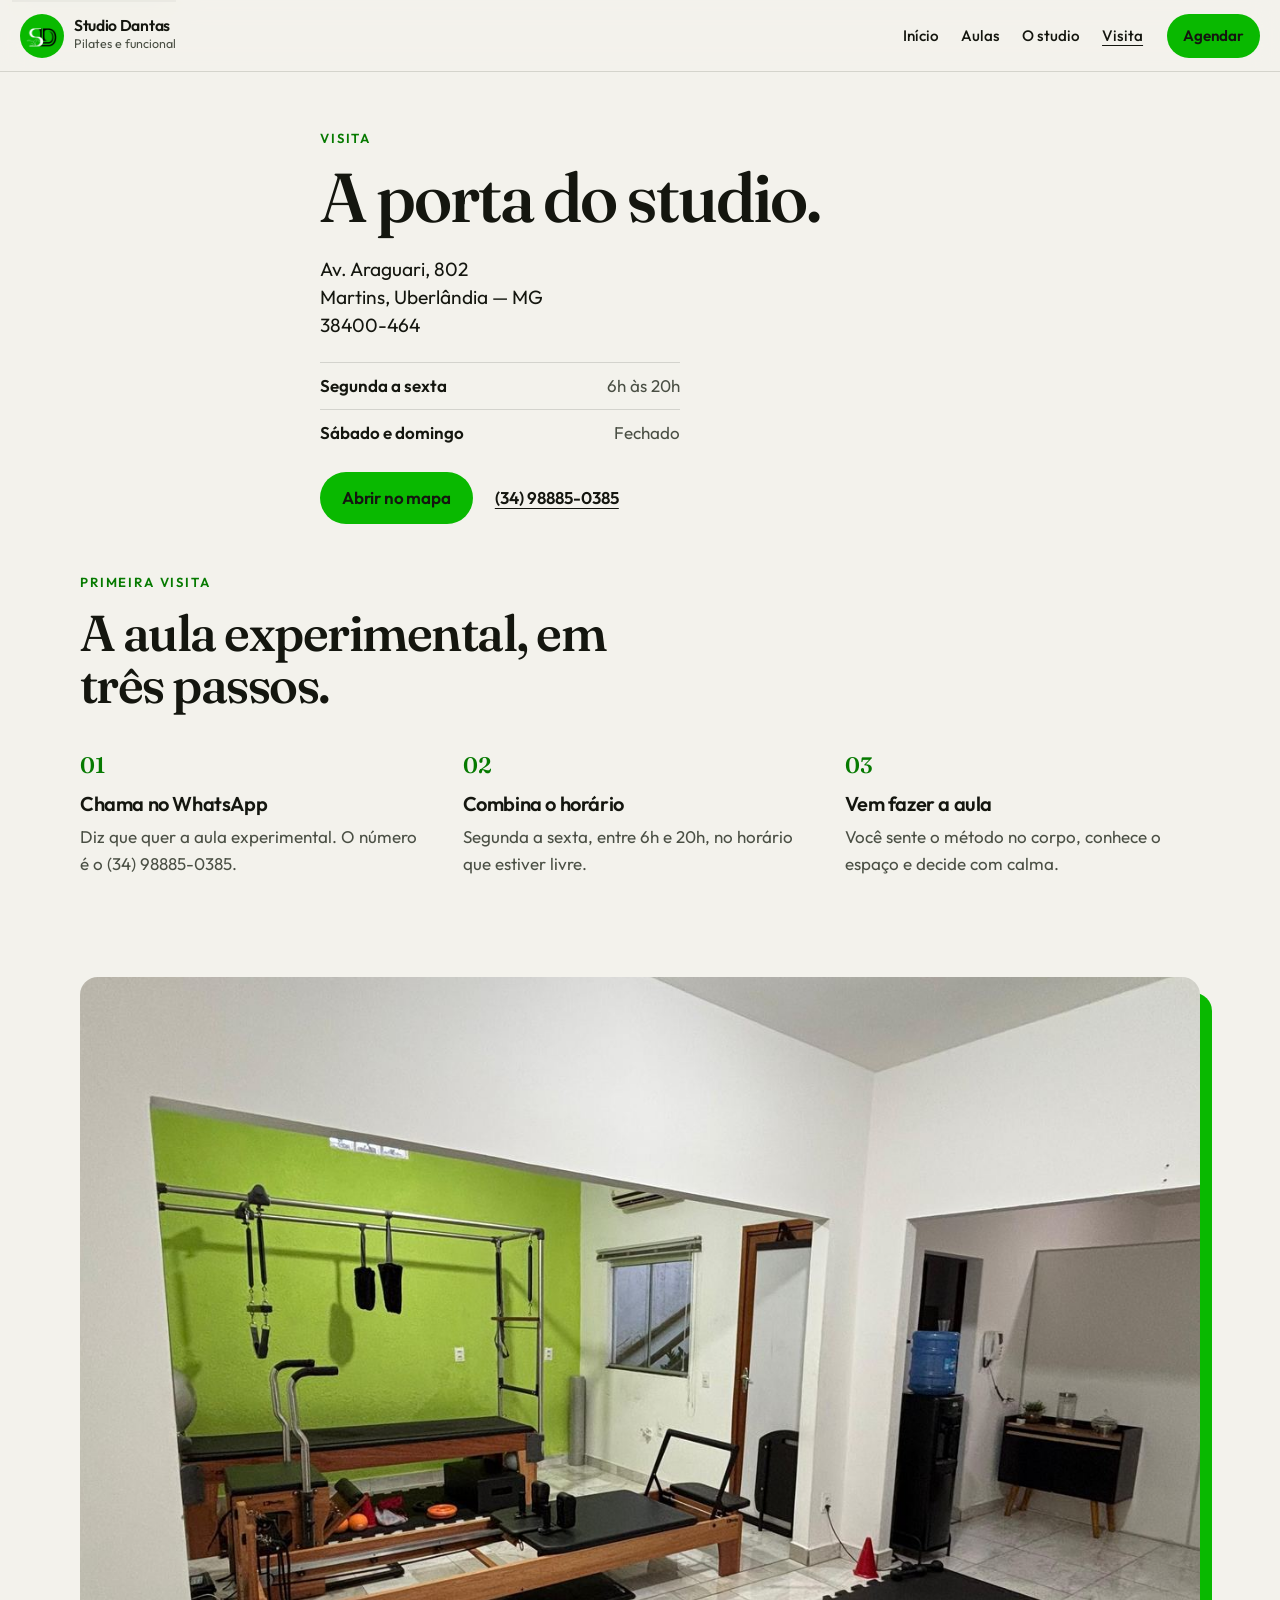
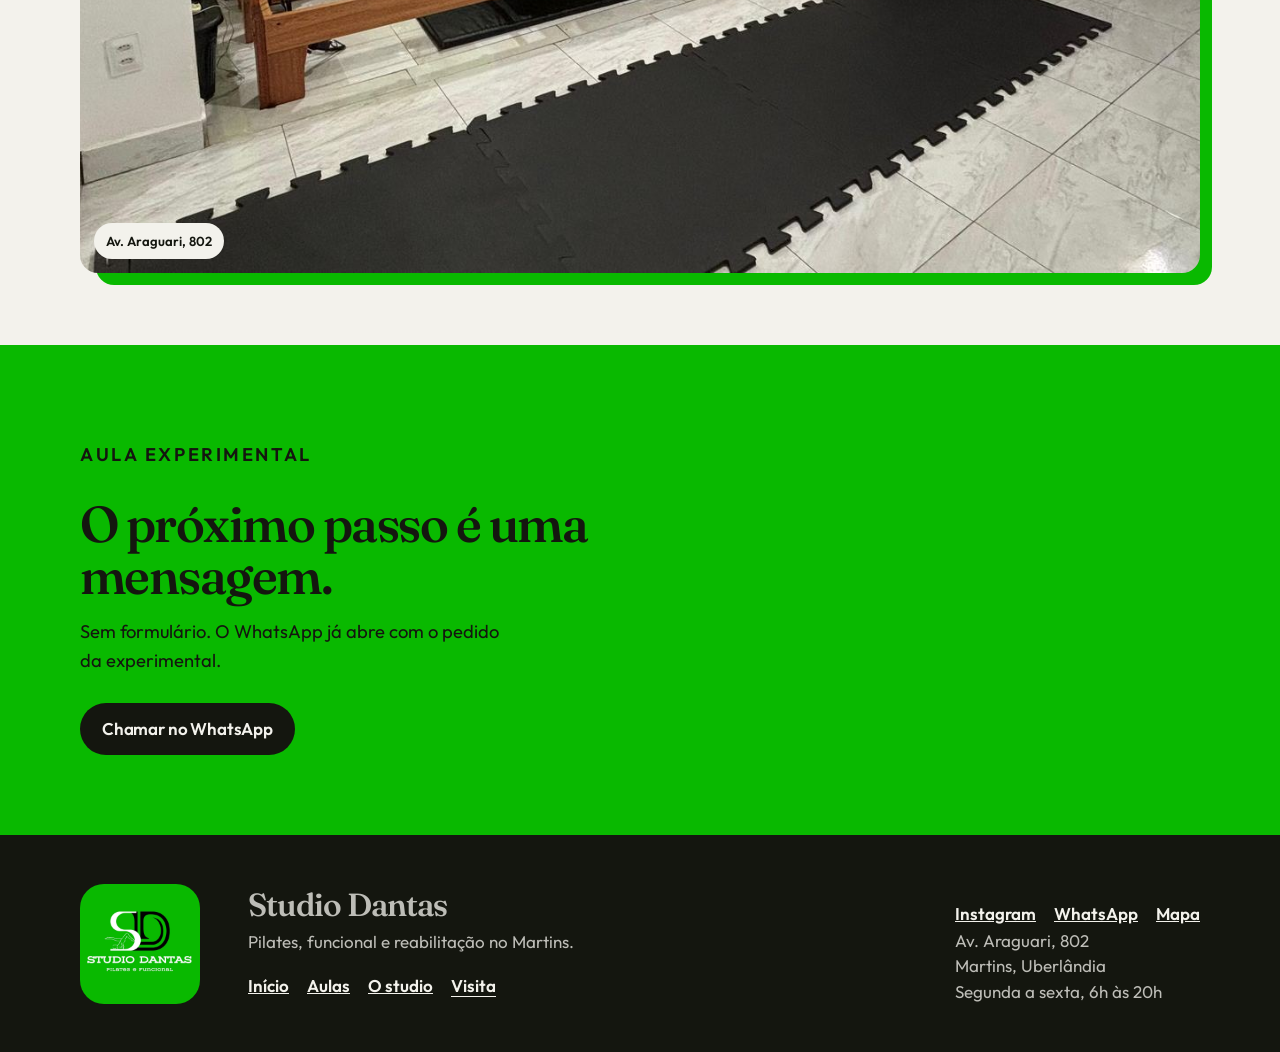
<file: visita.html>
<!DOCTYPE html>
<html lang="pt-BR">
  <head>
    <meta charset="utf-8" />
    <meta name="viewport" content="width=device-width, initial-scale=1" />
    <title>Visita · Studio Dantas</title>
    <meta
      name="description"
      content="Av. Araguari, 802, Martins, Uberlândia. Studio Dantas funciona de segunda a sexta, das 6h às 20h. Agende a aula experimental pelo WhatsApp."
    />
    <meta name="theme-color" content="#09b900" />
    <link rel="icon" href="assets/mark.png" />
    <link rel="preconnect" href="https://fonts.googleapis.com" />
    <link rel="preconnect" href="https://fonts.gstatic.com" crossorigin />
    <link
      href="https://fonts.googleapis.com/css2?family=Fraunces:ital,opsz,wght@0,9..144,560;1,9..144,520&family=Outfit:wght@400;500;600&display=swap"
      rel="stylesheet"
    />
    <link rel="stylesheet" href="styles.css" />
  </head>
  <body>
    <a class="skip" href="#conteudo">Ir para o conteúdo</a>
    <header class="header">
      <a class="brand" href="index.html">
        <img src="assets/mark.png" alt="" width="44" height="44" />
        <span>
          <strong>Studio Dantas</strong>
          <small>Pilates e funcional</small>
        </span>
      </a>
      <button class="menu-toggle" type="button" aria-expanded="false" aria-controls="menu">Menu</button>
      <nav class="nav" id="menu" aria-label="Páginas">
        <a href="index.html">Início</a>
        <a href="aulas.html">Aulas</a>
        <a href="studio.html">O studio</a>
        <a href="visita.html" aria-current="page">Visita</a>
      </nav>
      <a class="btn btn-small" href="https://wa.me/5534988850385?text=Ol%C3%A1%2C%20quero%20agendar%20uma%20aula%20experimental." target="_blank" rel="noopener noreferrer">Agendar</a>
    </header>

    <main id="conteudo">
      <section class="page-hero">
        <div class="wrap narrow">
          <p class="eyebrow">Visita</p>
          <h1>A porta do studio.</h1>
          <address>
            Av. Araguari, 802<br />
            Martins, Uberlândia — MG<br />
            38400-464
          </address>
          <dl class="hours">
            <div>
              <dt>Segunda a sexta</dt>
              <dd>6h às 20h</dd>
            </div>
            <div>
              <dt>Sábado e domingo</dt>
              <dd>Fechado</dd>
            </div>
          </dl>
          <div class="hero-actions">
            <a class="btn" href="https://maps.app.goo.gl/SxbJnNwdB4iE2JJw9" target="_blank" rel="noopener noreferrer">Abrir no mapa</a>
            <a class="text-link" href="tel:+5534988850385">(34) 98885-0385</a>
          </div>
        </div>
      </section>

      <section class="steps-section" aria-labelledby="passos-titulo">
        <div class="wrap">
          <div class="section-intro">
            <p class="eyebrow">Primeira visita</p>
            <h2 id="passos-titulo">A aula experimental, em três passos.</h2>
          </div>
          <ol class="steps">
            <li>
              <span>01</span>
              <h3>Chama no WhatsApp</h3>
              <p>Diz que quer a aula experimental. O número é o (34) 98885-0385.</p>
            </li>
            <li>
              <span>02</span>
              <h3>Combina o horário</h3>
              <p>Segunda a sexta, entre 6h e 20h, no horário que estiver livre.</p>
            </li>
            <li>
              <span>03</span>
              <h3>Vem fazer a aula</h3>
              <p>Você sente o método no corpo, conhece o espaço e decide com calma.</p>
            </li>
          </ol>
        </div>
      </section>

      <section class="visita">
        <div class="wrap">
          <figure class="frame">
            <img
              src="assets/studio.jpg"
              width="1800"
              height="1012"
              alt="Sala do Studio Dantas, com aparelhos de pilates e a parede verde."
            />
            <figcaption>Av. Araguari, 802</figcaption>
          </figure>
        </div>
      </section>

      <section class="finale">
        <div class="wrap finale-inner">
          <p class="eyebrow">Aula experimental</p>
          <h2>O próximo passo é uma mensagem.</h2>
          <p>Sem formulário. O WhatsApp já abre com o pedido da experimental.</p>
          <a class="btn btn-ink" href="https://wa.me/5534988850385?text=Ol%C3%A1%2C%20quero%20agendar%20uma%20aula%20experimental." target="_blank" rel="noopener noreferrer">
            Chamar no WhatsApp
          </a>
        </div>
      </section>
    </main>

    <footer class="footer">
      <div class="wrap footer-grid">
        <img src="assets/logo.png" alt="Studio Dantas, pilates e funcional" width="148" height="148" />
        <div>
          <p class="footer-name">Studio Dantas</p>
          <p>Pilates, funcional e reabilitação no Martins.</p>
          <ul class="footer-links">
            <li><a href="index.html">Início</a></li>
            <li><a href="aulas.html">Aulas</a></li>
            <li><a href="studio.html">O studio</a></li>
            <li><a href="visita.html" aria-current="page">Visita</a></li>
          </ul>
        </div>
        <div>
          <ul class="footer-links">
            <li><a href="https://www.instagram.com/dantas_studioo/" target="_blank" rel="noopener noreferrer">Instagram</a></li>
            <li><a href="https://wa.me/5534988850385" target="_blank" rel="noopener noreferrer">WhatsApp</a></li>
            <li><a href="https://maps.app.goo.gl/SxbJnNwdB4iE2JJw9" target="_blank" rel="noopener noreferrer">Mapa</a></li>
          </ul>
          <p class="footer-address">
            Av. Araguari, 802<br />
            Martins, Uberlândia<br />
            Segunda a sexta, 6h às 20h
          </p>
        </div>
      </div>
    </footer>
    <script src="site.js"></script>
  </body>
</html>
</file>
<file: styles.css>
:root {
  --green: #09b900;
  --ink: #14160f;
  --muted: #4a4f44;
  --paper: #f3f2ec;
  --paper-2: #e7eadf;
  --line: rgba(20, 22, 15, 0.14);
  --serif: "Fraunces", "Iowan Old Style", Palatino, Georgia, serif;
  --sans: "Outfit", "Avenir Next", "Segoe UI", sans-serif;
  --max: 1120px;
  --header: 72px;
}

* {
  box-sizing: border-box;
}

html {
  scroll-behavior: smooth;
}

body {
  margin: 0;
  background: var(--paper);
  color: var(--ink);
  font-family: var(--sans);
  font-size: 1.0625rem;
  line-height: 1.55;
  text-rendering: optimizeLegibility;
}

img {
  max-width: 100%;
  height: auto;
}

h1,
h2,
h3,
p {
  margin: 0;
}

h1,
h2,
.footer-name {
  font-family: var(--serif);
  font-weight: 560;
  letter-spacing: -0.03em;
  line-height: 1.04;
}

h1 {
  font-size: clamp(2.45rem, 5.4vw, 4.6rem);
  max-width: 12.5ch;
}

h2 {
  font-size: clamp(2rem, 4vw, 3.15rem);
  max-width: 18ch;
}

h3 {
  font-family: var(--sans);
  font-size: 1.25rem;
  font-weight: 600;
  letter-spacing: -0.02em;
  line-height: 1.2;
}

em {
  font-style: italic;
  font-weight: 520;
}

a {
  color: inherit;
}

:focus-visible {
  outline: 3px solid var(--ink);
  outline-offset: 3px;
}

::selection {
  background: var(--green);
  color: var(--ink);
}

.skip {
  position: absolute;
  left: 12px;
  top: -40px;
  background: var(--ink);
  color: var(--paper);
  padding: 8px 12px;
  z-index: 20;
}

.skip:focus {
  top: 12px;
}

.wrap {
  width: min(var(--max), calc(100% - 40px));
  margin-inline: auto;
}

.eyebrow {
  margin-bottom: 14px;
  color: #067a00;
  font-size: 0.82rem;
  font-weight: 600;
  letter-spacing: 0.14em;
  text-transform: uppercase;
}

.lede {
  font-size: 1.15rem;
  max-width: 38ch;
}

.section-intro {
  margin-bottom: 36px;
}

.header {
  position: sticky;
  top: 0;
  z-index: 30;
  display: flex;
  align-items: center;
  gap: 24px;
  min-height: var(--header);
  padding: 12px 20px;
  background: rgba(243, 242, 236, 0.92);
  border-bottom: 1px solid var(--line);
  backdrop-filter: blur(14px);
}

.brand {
  display: flex;
  align-items: center;
  gap: 10px;
  text-decoration: none;
  margin-right: auto;
}

.brand img {
  width: 44px;
  height: 44px;
  border-radius: 50%;
  object-fit: cover;
}

.brand strong,
.brand small {
  display: block;
}

.brand strong {
  font-size: 0.98rem;
  font-weight: 600;
  letter-spacing: -0.02em;
  line-height: 1.1;
}

.brand small {
  color: var(--muted);
  font-size: 0.78rem;
}

.menu-toggle {
  border: 0;
  background: transparent;
  color: inherit;
  font: inherit;
  font-weight: 600;
  min-height: 44px;
  padding: 0 4px;
  cursor: pointer;
}

.nav {
  display: none;
  gap: 22px;
}

.nav.is-open {
  display: flex;
}

.nav a {
  text-decoration: none;
  font-weight: 500;
  font-size: 0.95rem;
}

.nav a:hover,
.nav a[aria-current="page"],
.footer-links a[aria-current="page"] {
  text-decoration: underline;
  text-underline-offset: 4px;
}

.btn {
  display: inline-flex;
  align-items: center;
  justify-content: center;
  min-height: 52px;
  padding: 0 22px;
  border-radius: 999px;
  background: var(--green);
  color: var(--ink);
  font-weight: 600;
  text-decoration: none;
  letter-spacing: -0.01em;
}

.btn:hover {
  background: var(--ink);
  color: var(--green);
}

.btn-small {
  min-height: 44px;
  padding: 0 16px;
  font-size: 0.95rem;
}

.btn-ink {
  background: var(--ink);
  color: var(--paper);
}

.btn-ink:hover {
  background: var(--paper);
  color: var(--ink);
}

.text-link {
  font-weight: 600;
  text-underline-offset: 4px;
}

.hero {
  padding: 36px 0 64px;
}

.hero-grid,
.estudio-grid,
.visita-grid,
.detail-grid {
  display: grid;
  gap: 36px;
}

.hero-grid > *,
.estudio-grid > *,
.detail-grid > * {
  min-width: 0;
}

.hero-copy h1 {
  margin-bottom: 18px;
}

.hero-copy .lede {
  margin-bottom: 26px;
}

.hero-actions {
  display: flex;
  flex-wrap: wrap;
  align-items: center;
  gap: 16px 22px;
}

.facts {
  display: grid;
  grid-template-columns: repeat(3, minmax(0, 1fr));
  gap: 12px;
  margin: 32px 0 0;
  padding: 18px 0 0;
  border-top: 1px solid var(--line);
  list-style: none;
}

.facts strong,
.facts span {
  display: block;
}

.facts strong {
  font-family: var(--serif);
  font-size: 1.45rem;
  font-weight: 560;
  letter-spacing: -0.03em;
  line-height: 1;
}

.facts span {
  margin-top: 6px;
  color: var(--muted);
  font-size: 0.85rem;
}

.frame {
  position: relative;
  margin: 0;
}

.frame img {
  display: block;
  width: 100%;
  aspect-ratio: 5 / 4;
  object-fit: cover;
  object-position: center 68%;
  border-radius: 18px;
  position: relative;
  z-index: 1;
}

.frame::after {
  content: "";
  position: absolute;
  z-index: 0;
  inset: 16px -12px -12px 16px;
  background: var(--green);
  border-radius: 18px;
}

.frame figcaption {
  position: absolute;
  z-index: 2;
  left: 14px;
  bottom: 14px;
  margin: 0;
  padding: 8px 12px;
  background: var(--paper);
  border-radius: 999px;
  font-size: 0.82rem;
  font-weight: 600;
}

.frame-portrait img {
  aspect-ratio: 3 / 4;
  object-position: center 45%;
}

.steps-section,
.aulas,
.quem,
.estudio,
.visita {
  padding: 28px 0 72px;
}

.steps {
  display: grid;
  gap: 22px;
  margin: 0;
  padding: 0;
  list-style: none;
}

.steps li,
.services article {
  padding-top: 18px;
  border-top: 1px solid var(--line);
}

.steps span,
.services span {
  display: block;
  margin-bottom: 10px;
  color: #067a00;
  font-family: var(--serif);
  font-size: 1.4rem;
  font-weight: 560;
}

.steps h3,
.services h3,
.audiences h3 {
  margin-bottom: 8px;
}

.steps p,
.services p,
.audiences p,
.estudio p + p {
  color: var(--muted);
  max-width: 36ch;
}

.aulas {
  background: var(--paper-2);
  padding-top: 72px;
}

.services {
  display: grid;
  gap: 22px;
}

.audiences {
  display: grid;
  gap: 14px;
  margin: 0;
  padding: 0;
  list-style: none;
}

.audiences li {
  padding: 22px;
  background: white;
  border: 1px solid var(--line);
  border-radius: 16px;
}

.estudio-grid {
  align-items: center;
}

.estudio .lede {
  margin: 16px 0;
}

.reviews {
  padding: 72px 0;
  background: var(--ink);
  color: var(--paper);
}

.reviews .eyebrow,
.score {
  color: var(--green);
}

.score {
  margin-bottom: 12px;
  font-weight: 600;
  letter-spacing: 0.01em;
}

.score strong {
  font-family: var(--serif);
  font-size: 2rem;
  font-weight: 560;
  letter-spacing: -0.04em;
}

.quotes {
  display: grid;
  gap: 28px;
}

.quotes blockquote {
  margin: 0 0 12px;
  font-family: var(--serif);
  font-size: clamp(1.35rem, 2vw, 1.7rem);
  font-weight: 520;
  letter-spacing: -0.03em;
  line-height: 1.25;
}

.quotes figcaption {
  color: rgba(243, 242, 236, 0.68);
  font-size: 0.85rem;
}

.visita address {
  margin: 18px 0;
  font-style: normal;
  font-size: 1.2rem;
  line-height: 1.45;
}

.hours {
  display: grid;
  gap: 10px;
  margin: 0 0 26px;
}

.hours div {
  display: flex;
  justify-content: space-between;
  gap: 16px;
  padding-top: 10px;
  border-top: 1px solid var(--line);
  max-width: 360px;
}

.hours dt {
  font-weight: 600;
}

.hours dd {
  margin: 0;
  color: var(--muted);
}

.finale {
  padding: 80px 0;
  background: var(--green);
  color: var(--ink);
}

.finale .eyebrow {
  color: var(--ink);
}

.finale p {
  max-width: 36ch;
  margin: 16px 0 28px;
  font-size: 1.15rem;
}

section[id] {
  scroll-margin-top: 84px;
}

.footer {
  padding: 48px 0 calc(48px + env(safe-area-inset-bottom));
  background: var(--ink);
  color: var(--paper);
}

.footer-grid {
  display: grid;
  gap: 28px;
  align-items: start;
}

.footer img {
  width: 120px;
  height: 120px;
  border-radius: 24px;
}

.footer-name {
  font-size: 2rem;
  margin-bottom: 8px;
}

.footer p {
  color: rgba(243, 242, 236, 0.76);
}

.footer-links {
  display: flex;
  flex-wrap: wrap;
  gap: 8px 18px;
  margin: 18px 0 0;
  padding: 0;
  list-style: none;
}

.footer-links a {
  font-weight: 600;
  color: var(--paper);
}

.footer-address {
  margin: 0;
  line-height: 1.5;
}

.directory-section {
  padding: 12px 0 72px;
}

.directory {
  display: grid;
  gap: 14px;
}

.directory a,
.service-link {
  display: block;
  padding: 22px;
  background: white;
  border: 1px solid var(--line);
  border-radius: 16px;
  text-decoration: none;
  color: inherit;
}

.directory a:hover,
.service-link:hover {
  border-color: var(--ink);
}

.directory span,
.service-link span {
  display: block;
  margin-bottom: 10px;
  color: #067a00;
  font-family: var(--serif);
  font-size: 1.4rem;
  font-weight: 560;
}

.directory p,
.service-link p {
  color: var(--muted);
  margin-top: 8px;
}

.page-hero {
  padding: 36px 0 12px;
}

.page-hero h1 {
  margin-bottom: 18px;
}

.narrow {
  max-width: 640px;
}

.page-hero address {
  margin: 22px 0;
  font-style: normal;
  font-size: 1.2rem;
  line-height: 1.45;
}

.detail {
  padding: 28px 0 56px;
}

.detail-alt {
  background: var(--paper-2);
  padding: 56px 0;
}

.prose p + p {
  margin-top: 14px;
}

.prose p,
.prose {
  color: var(--muted);
  max-width: 46ch;
}

.prose .text-link,
.estudio .text-link {
  display: inline-block;
  margin-top: 18px;
  color: var(--ink);
}

.services .service-link {
  padding-top: 18px;
  border-top: 1px solid var(--line);
  border-right: 0;
  border-left: 0;
  border-bottom: 0;
  border-radius: 0;
  background: transparent;
}

@media (max-width: 799px) {
  .header {
    flex-wrap: wrap;
  }

  .nav {
    flex-basis: 100%;
    flex-direction: column;
    gap: 0;
    order: 4;
  }

  .nav a {
    padding: 12px 0;
    border-top: 1px solid var(--line);
  }
}

@media (min-width: 800px) {
  .menu-toggle {
    display: none;
  }

  .nav {
    display: flex;
  }

  .hero {
    padding: 48px 0 88px;
  }

  .hero-grid,
  .estudio-grid,
  .visita-grid,
  .detail-grid {
    grid-template-columns: 1.05fr 0.95fr;
    gap: 64px;
    align-items: center;
  }

  .detail-grid {
    grid-template-columns: 0.7fr 1.3fr;
    align-items: start;
  }

  .directory {
    grid-template-columns: repeat(3, minmax(0, 1fr));
  }

  .page-hero {
    padding: 56px 0 20px;
  }

  .visita-grid {
    grid-template-columns: minmax(0, 640px);
  }

  .steps,
  .services,
  .quotes {
    grid-template-columns: repeat(3, minmax(0, 1fr));
    gap: 28px;
  }

  .steps li,
  .services article,
  .services .service-link {
    padding: 0 8px 0 0;
    border-top: 0;
  }

  .audiences {
    grid-template-columns: 1fr 1fr;
    gap: 16px;
  }

  .footer-grid {
    grid-template-columns: auto 1fr auto;
    gap: 48px;
    align-items: center;
  }
}

@media (prefers-reduced-motion: reduce) {
  html {
    scroll-behavior: auto;
  }
}
</file>
